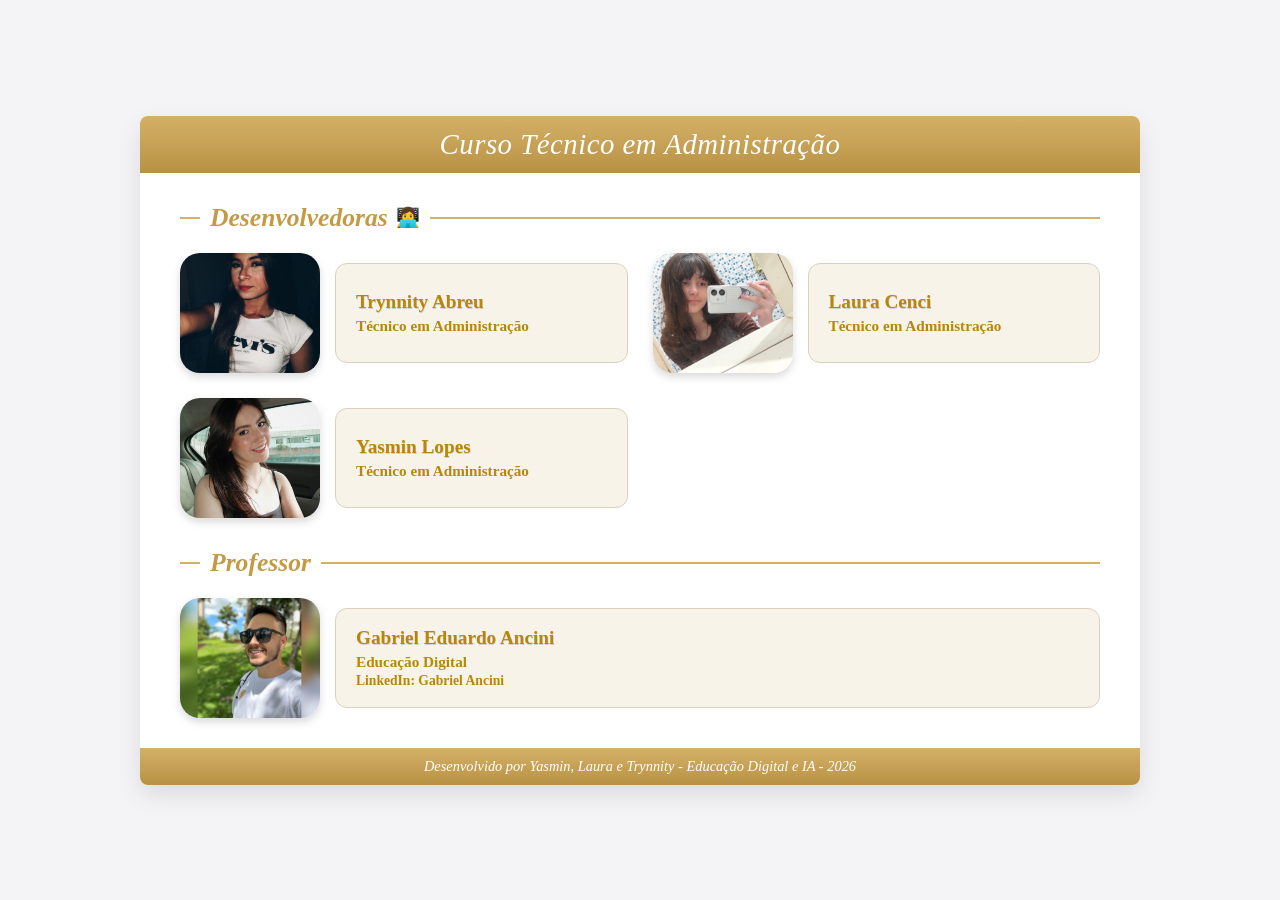
<file: desenvolvedores.html>
<!DOCTYPE html>
<html lang="pt-BR">
<head>
  <meta charset="UTF-8">
  <meta name="viewport" content="width=device-width, initial-scale=1.0">
  <title>Desenvolvedoras e Equipe - Curso Técnico em Administração</title>
  <link rel="stylesheet" href="css/estilodesenvolvedores.css">
  <link rel="preconnect" href="https://fonts.googleapis.com">
  <link rel="preconnect" href="https://fonts.gstatic.com" crossorigin>
  <link href="https://fonts.googleapis.com/css2?family=Poppins:wght@300;400;600;700&display=swap" rel="stylesheet">
</head>
<body>

  <div class="slide-container">
    
    <header class="header">
      <h1 class="header-title">Curso Técnico em Administração</h1>
    </header>

    <main class="content">
      
      <section class="team-section">
        <h2 class="section-title-with-line">
          Desenvolvedoras <span class="icon">👩‍💻</span>
        </h2>

        <div class="cards-grid">
          
          <div class="profile-card">
            <div class="avatar-box">
              <img src="css/IMG/1000065021.jpg" alt="Trynnity Abreu">
            </div>
            <div class="info-box">
              <h3>Trynnity Abreu</h3>
              <p>Técnico em Administração</p>
            </div>
          </div>

          <div class="profile-card">
            <div class="avatar-box">
              <img src="css/IMG/1000002949.jpg" alt="Laura Cenci">
            </div>
            <div class="info-box">
              <h3>Laura Cenci</h3>
              <p>Técnico em Administração</p>
            </div>
          </div>

          <div class="profile-card">
            <div class="avatar-box">
              <img src="css/IMG/IMG-20251216-WA0223.jpg" alt="Yasmin Lopes">
            </div>
            <div class="info-box">
              <h3>Yasmin Lopes</h3>
              <p>Técnico em Administração</p>
            </div>
          </div>

        </div>
      </section>

      <section class="team-section">
        <h2 class="section-title-with-line">
          Professor
        </h2>

        <div class="cards-grid">
          
          <div class="profile-card">
            <div class="avatar-box">
              <img src="css/IMG/gabriel.jpeg" alt="Gabriel Eduardo Ancini">
            </div>
            <div class="info-box">
              <h3>Gabriel Eduardo Ancini</h3>
              <p>Educação Digital</p>
              <p class="sub-info"><strong>LinkedIn:</strong> Gabriel Ancini</p>
            </div>
          </div>

        </div>
      </section>

    </main>

    <footer class="footer">
      <p>Desenvolvido por Yasmin, Laura e Trynnity - Educação Digital e IA - 2026</p>
    </footer>

  </div>

</body>
</html>
</file>
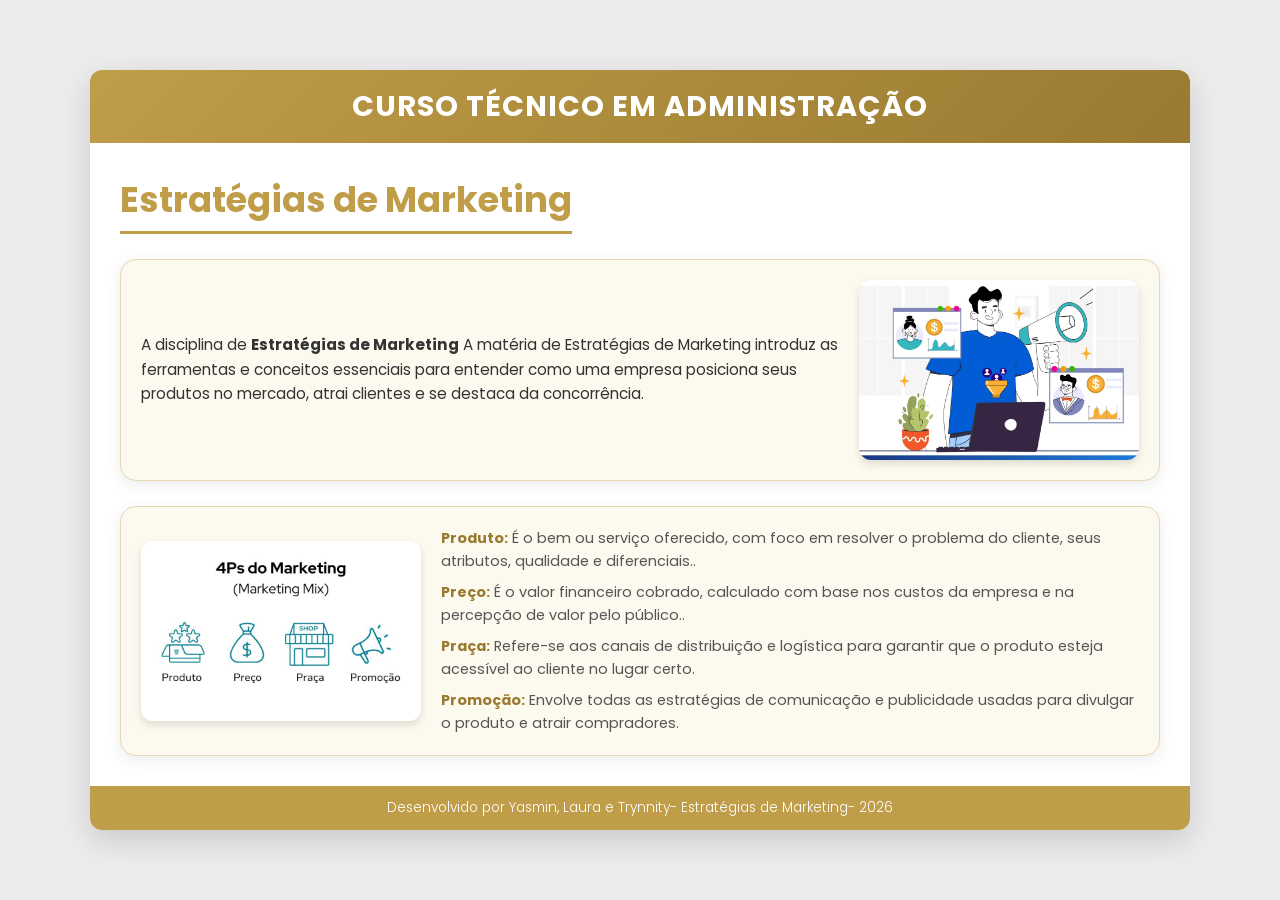
<file: estrategiasdemarketing.html>
<!DOCTYPE html>
<html lang="pt-BR">
<head>
  <meta charset="UTF-8">
  <meta name="viewport" content="width=device-width, initial-scale=1.0">
  <title>Estratégias de Marketing- Curso Técnico em Administração</title>
  <link rel="stylesheet" href="css/style_disciplinas.css">
  <link rel="preconnect" href="https://fonts.googleapis.com">
  <link rel="preconnect" href="https://fonts.gstatic.com" crossorigin>
  <link href="https://fonts.googleapis.com/css2?family=Poppins:wght@300;400;600;700&display=swap" rel="stylesheet">
</head>
<body>

  <div class="slide-container">
    
    <header class="header">
      <h1 class="header-title">Curso Técnico em Administração</h1>
    </header>

    <main class="content">
      
      <h2 class="section-title">Estratégias de Marketing</h2>

      <section class="card intro-card">
        <div class="card-text">
          <p>
            A disciplina de <strong>Estratégias de Marketing</strong> A matéria de Estratégias de Marketing introduz as ferramentas e conceitos essenciais para entender como uma empresa posiciona seus produtos no mercado, atrai clientes e se destaca da concorrência.
        </div>
        <div class="card-image">
          <img src="css/IMG/Mix-de-marketing.jpg">
        </div>
      </section>

      <section class="card glossary-card">
        <div class="card-image">
          <img src="css/IMG/AD_4nXfOeYk6Nd50JgEVBYfRkFw36EqLz9AZDC4J53wd6JB-d1dfT6AGnEX5x0Uh5svqt5SmjCKzzNpWYoE5QW2hXyGmYKNdHDsPIzhUN_FOohWfhHqZCPnIydlyFFKrG32H1gAlWBTwkeySn2Ay72NcP7DfQXGZ5q5CkM5.jpg" alt="Gestão e Tecnologia">
        </div>
        <div class="card-text">
          <ul class="glossary-list">
            <li><strong>Produto:</strong> É o bem ou serviço oferecido, com foco em resolver o problema do cliente, seus atributos, qualidade e diferenciais..</li>
            <li><strong>Preço:</strong> É o valor financeiro cobrado, calculado com base nos custos da empresa e na percepção de valor pelo público..</li>
            <li><strong>Praça:</strong> Refere-se aos canais de distribuição e logística para garantir que o produto esteja acessível ao cliente no lugar certo.</li>
            <li><strong>Promoção:</strong> Envolve todas as estratégias de comunicação e publicidade usadas para divulgar o produto e atrair compradores.</li>
        
          </ul>
        </div>
      </section>

    </main>

    <footer class="footer">
      <p>Desenvolvido por Yasmin, Laura e Trynnity- Estratégias de Marketing- 2026</p>
    </footer>

  </div>

</body>
</html>
</file>
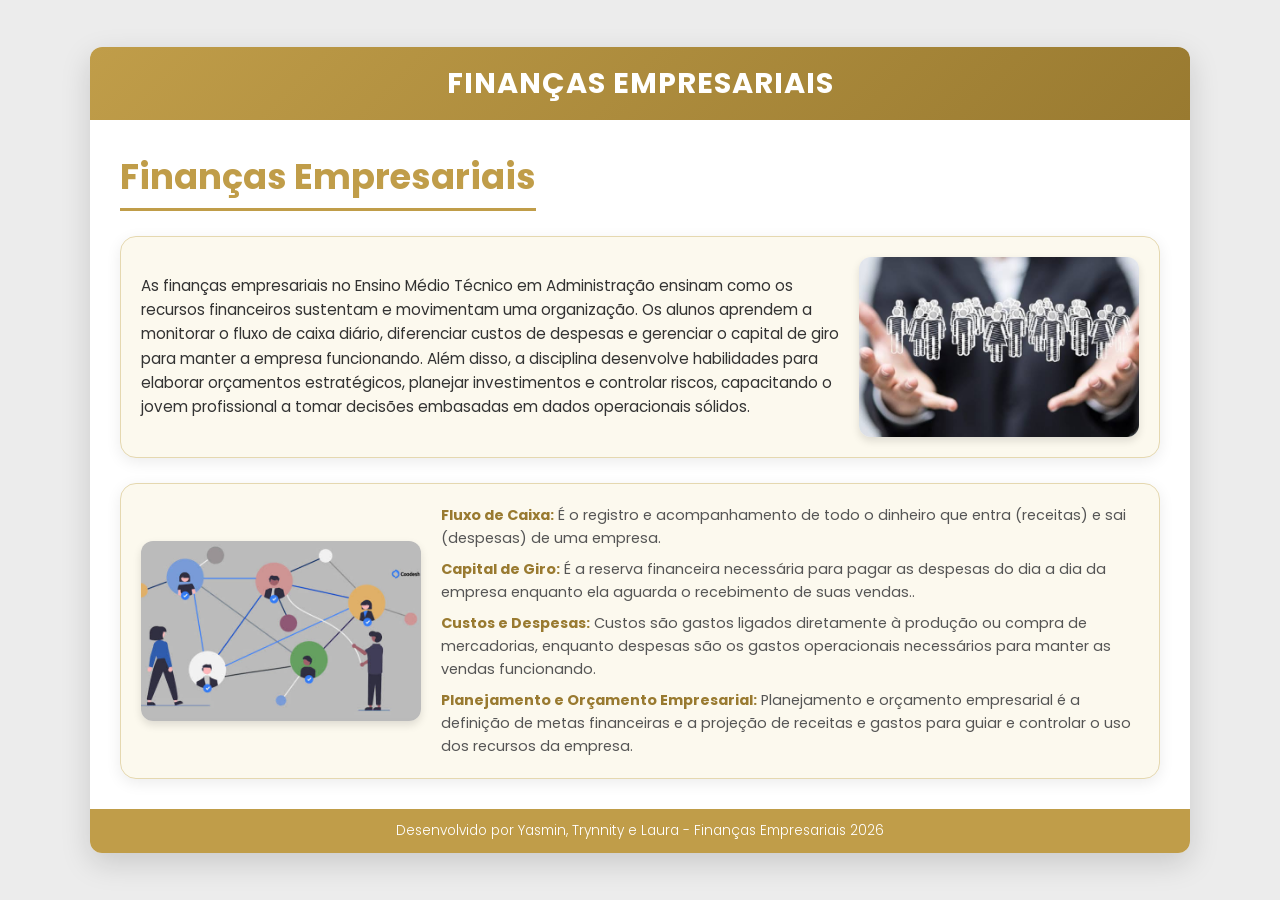
<file: finançasempresariais.html>
<!DOCTYPE html>
<html lang="pt-BR">
<head>
  <meta charset="UTF-8">
  <meta name="viewport" content="width=device-width, initial-scale=1.0">
  <title>Finanças Empresariais - Curso Técnico em Administração</title>
  <link rel="stylesheet" href="css/style_disciplinas.css">
  <link rel="preconnect" href="https://fonts.googleapis.com">
  <link rel="preconnect" href="https://fonts.gstatic.com" crossorigin>
  <link href="https://fonts.googleapis.com/css2?family=Poppins:wght@300;400;600;700&display=swap" rel="stylesheet">
</head>
<body>

  <div class="slide-container">
    
    <header class="header">
      <h1 class="header-title">Finanças Empresariais</h1>
    </header>

    <main class="content">
      
      <h2 class="section-title">Finanças Empresariais</h2>

      <section class="card intro-card">
        <div class="card-text">
          <p>
As finanças empresariais no Ensino Médio Técnico em Administração ensinam como os recursos financeiros sustentam e movimentam uma organização. Os alunos aprendem a monitorar o fluxo de caixa diário, diferenciar custos de despesas e gerenciar o capital de giro para manter a empresa funcionando. Além disso, a disciplina desenvolve habilidades para elaborar orçamentos estratégicos, planejar investimentos e controlar riscos, capacitando o jovem profissional a tomar decisões embasadas em dados operacionais sólidos.        </div>
        <div class="card-image">
          <img src="css/IMG/rh.jpeg" alt="Tecnologia Corporativa">
        </div>
      </section>

      <section class="card glossary-card">
        <div class="card-image">
          <img src="css/IMG/rh2.jpeg" alt="Gestão e Tecnologia">
        </div>
        <div class="card-text">
          <ul class="glossary-list">
            <li><strong>Fluxo de Caixa:</strong> É o registro e acompanhamento de todo o dinheiro que entra (receitas) e sai (despesas) de uma empresa.</li>
            <li><strong>Capital de Giro:</strong> É a reserva financeira necessária para pagar as despesas do dia a dia da empresa enquanto ela aguarda o recebimento de suas vendas..</li>
            <li><strong>Custos e Despesas:</strong>  Custos são gastos ligados diretamente à produção ou compra de mercadorias, enquanto despesas são os gastos operacionais necessários para manter as vendas funcionando.</li>
            <li><strong>Planejamento e Orçamento Empresarial:</strong> Planejamento e orçamento empresarial é a definição de metas financeiras e a projeção de receitas e gastos para guiar e controlar o uso dos recursos da empresa.</li>
          </ul>
        </div>
      </section>

    </main>

    <footer class="footer">
      <p>Desenvolvido por Yasmin, Trynnity e Laura - Finanças Empresariais 2026</p>
    </footer>

  </div>

</body>
</html>
</file>
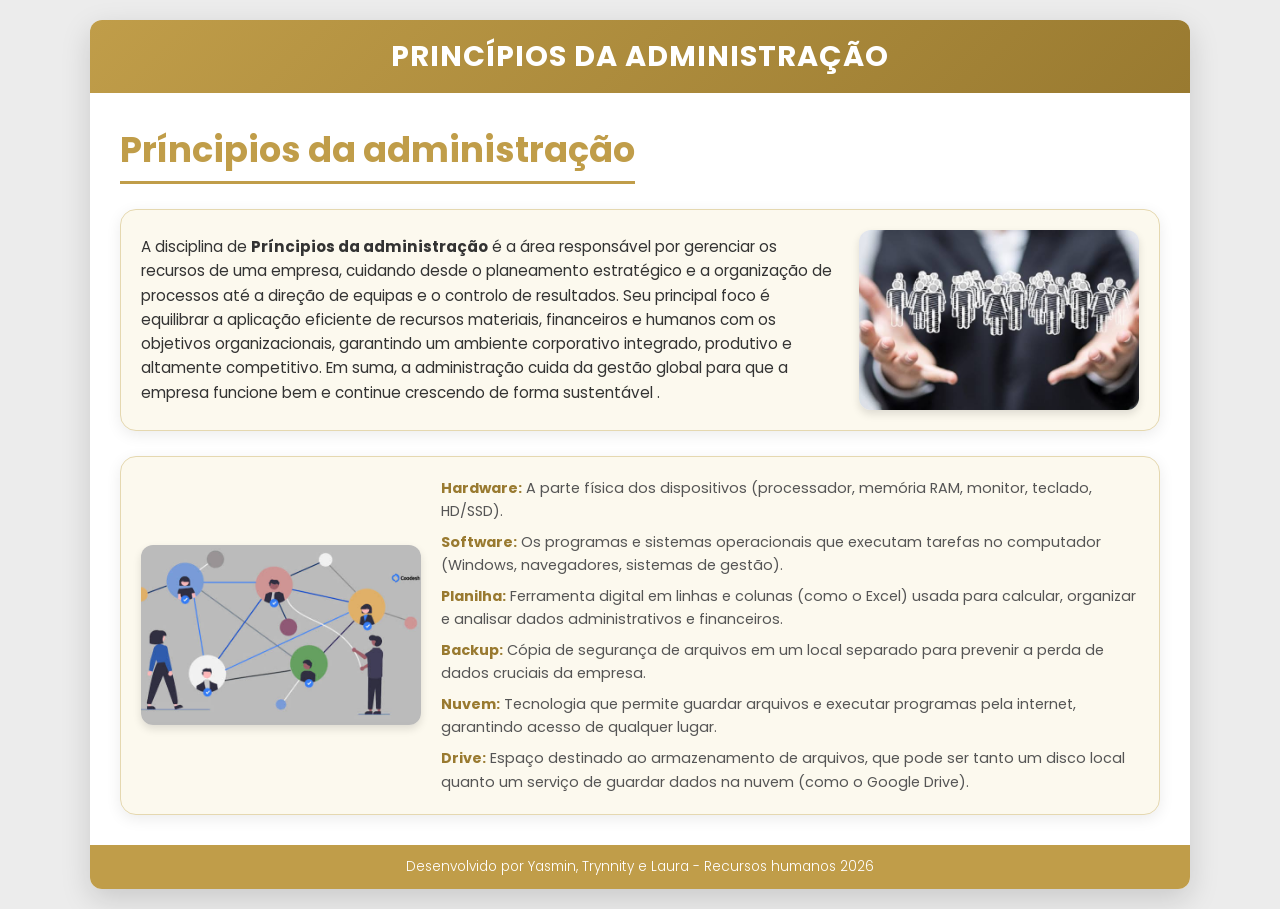
<file: principiosadm.html>
<!DOCTYPE html>
<html lang="pt-BR">
<head>
  <meta charset="UTF-8">
  <meta name="viewport" content="width=device-width, initial-scale=1.0">
  <title>Princípios da Adminsitração </title>
  <link rel="stylesheet" href="css/style_disciplinas.css">
  <link rel="preconnect" href="https://fonts.googleapis.com">
  <link rel="preconnect" href="https://fonts.gstatic.com" crossorigin>
  <link href="https://fonts.googleapis.com/css2?family=Poppins:wght@300;400;600;700&display=swap" rel="stylesheet">
</head>
<body>

  <div class="slide-container">
    
    <header class="header">
      <h1 class="header-title">Princípios da Administração</h1>
    </header>

    <main class="content">
      
      <h2 class="section-title">Príncipios da administração</h2>

      <section class="card intro-card">
        <div class="card-text">
          <p>
            A disciplina de <strong> Príncipios da administração</strong> é a área responsável por gerenciar os recursos de uma empresa, cuidando desde o planeamento estratégico e a organização de processos até a direção de equipas e o controlo de resultados. Seu principal foco é equilibrar a aplicação eficiente de recursos materiais, financeiros e humanos com os objetivos organizacionais, garantindo um ambiente corporativo integrado, produtivo e altamente competitivo. Em suma, a administração cuida da gestão global para que a empresa funcione bem e continue crescendo de forma sustentável .
        </div>
        <div class="card-image">
          <img src="css/IMG/rh.jpeg" alt="Tecnologia Corporativa">
        </div>
      </section>

      <section class="card glossary-card">
        <div class="card-image">
          <img src="css/IMG/rh2.jpeg" alt="Gestão e Tecnologia">
        </div>
        <div class="card-text">
          <ul class="glossary-list">
            <li><strong>Hardware:</strong> A parte física dos dispositivos (processador, memória RAM, monitor, teclado, HD/SSD).</li>
            <li><strong>Software:</strong> Os programas e sistemas operacionais que executam tarefas no computador (Windows, navegadores, sistemas de gestão).</li>
            <li><strong>Planilha:</strong> Ferramenta digital em linhas e colunas (como o Excel) usada para calcular, organizar e analisar dados administrativos e financeiros.</li>
            <li><strong>Backup:</strong> Cópia de segurança de arquivos em um local separado para prevenir a perda de dados cruciais da empresa.</li>
            <li><strong>Nuvem:</strong> Tecnologia que permite guardar arquivos e executar programas pela internet, garantindo acesso de qualquer lugar.</li>
            <li><strong>Drive:</strong> Espaço destinado ao armazenamento de arquivos, que pode ser tanto um disco local quanto um serviço de guardar dados na nuvem (como o Google Drive).</li>
          </ul>
        </div>
      </section>

    </main>

    <footer class="footer">
      <p>Desenvolvido por Yasmin, Trynnity e Laura - Recursos humanos 2026</p>
    </footer>

  </div>

</body>
</html>
</file>
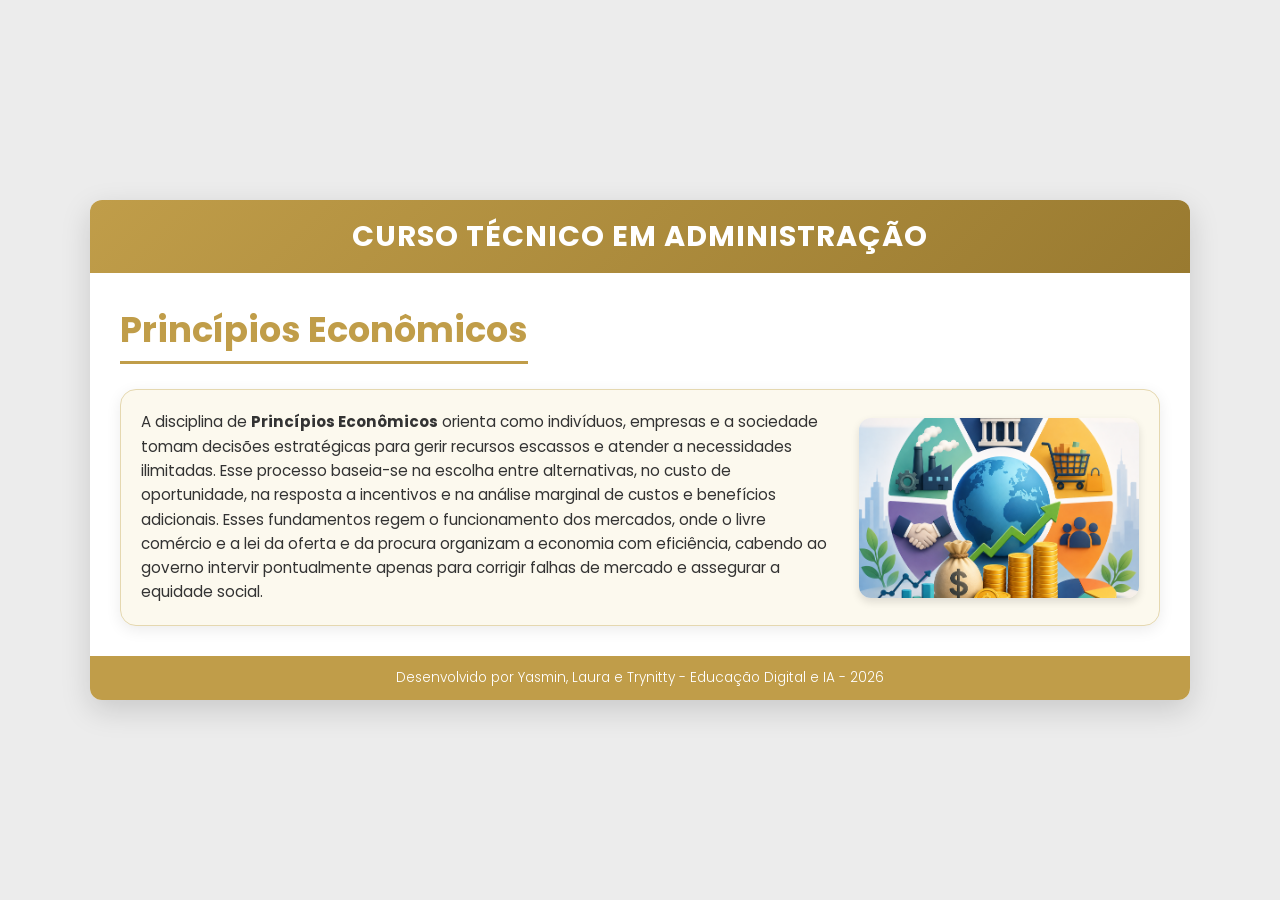
<file: principioseconomicos.html>
<!DOCTYPE html>
<html lang="pt-BR">
<head>
  <meta charset="UTF-8">
  <meta name="viewport" content="width=device-width, initial-scale=1.0">
  <title>Princípios Econômicos - Curso Técnico em Administração</title>
  <link rel="stylesheet" href="css/style_disciplinas.css">
  <link rel="preconnect" href="https://fonts.googleapis.com">
  <link rel="preconnect" href="https://fonts.gstatic.com" crossorigin>
  <link href="https://fonts.googleapis.com/css2?family=Poppins:wght@300;400;600;700&display=swap" rel="stylesheet">
</head>
<body>

  <div class="slide-container">
    
    <header class="header">
      <h1 class="header-title">Curso Técnico em Administração</h1>
    </header>

    <main class="content">
      
      <h2 class="section-title">Princípios Econômicos</h2>

      <section class="card intro-card">
        <div class="card-text">
          <p>
            A disciplina de <strong>Princípios Econômicos</strong> orienta como indivíduos, empresas e a sociedade tomam decisões estratégicas para gerir recursos escassos e atender a necessidades ilimitadas. Esse processo baseia-se na escolha entre alternativas, no custo de oportunidade, na resposta a incentivos e na análise marginal de custos e benefícios adicionais. Esses fundamentos regem o funcionamento dos mercados, onde o livre comércio e a lei da oferta e da procura organizam a economia com eficiência, cabendo ao governo intervir pontualmente apenas para corrigir falhas de mercado e assegurar a equidade social.

          </p>
        </div>
        <div class="card-image">
          <img src="css/IMG/aimagemla.png" alt="Tecnologia Corporativa">
        </div>
      </section>


    </main>

    <footer class="footer">
      <p>Desenvolvido por Yasmin, Laura e Trynitty - Educação Digital e IA - 2026</p>
    </footer>

  </div>

</body>
</html>
</file>
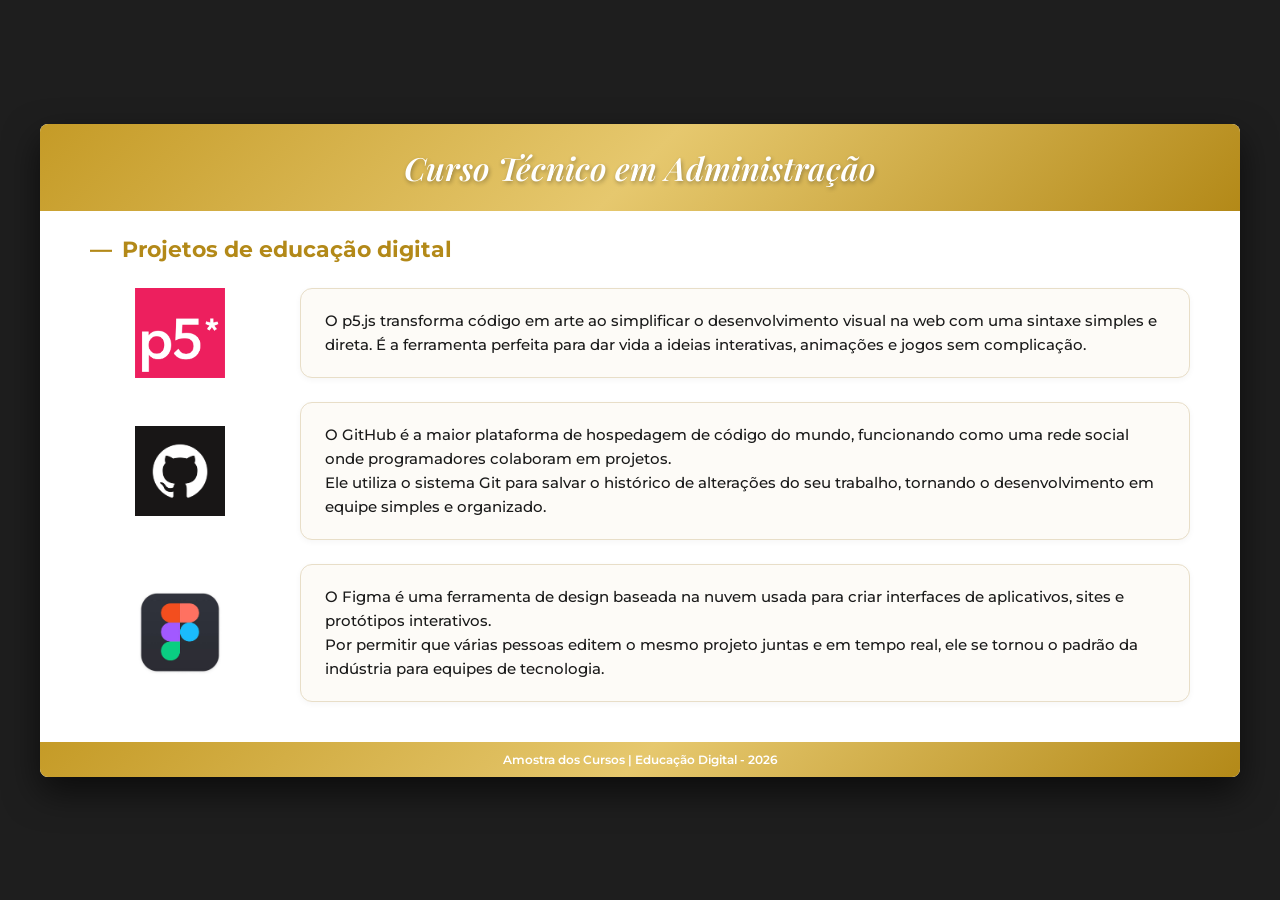
<file: projetos_de_ed_digital.html>
<!DOCTYPE html>
<html lang="pt-BR">
<head>
    <meta charset="UTF-8">
    <meta name="viewport" content="width=device-width, initial-scale=1.0">
    <title>Curso Técnico em Administração - Projetos de Educação Digital</title>
    
    <link rel="preconnect" href="https://fonts.googleapis.com">
    <link rel="preconnect" href="https://fonts.gstatic.com" crossorigin>
    <link href="https://fonts.googleapis.com/css2?family=Montserrat:wght@400;600;700&family=Playfair+Display:ital,wght@1,600&display=swap" rel="stylesheet">
    
    <link rel="stylesheet" href="css/estilo_ed_digital.css">
</head>
<body>

    <div class="slide-card">
        <header class="slide-header">
            <h1>Curso Técnico em Administração</h1>
        </header>

        <div class="section-title-wrapper">
            <h2 class="section-title">Projetos de educação digital</h2>
        </div>

        <main class="content-container">

            <div class="info-row">
                <a href="https://editor.p5js.org/yasmin.lopes12/sketches/XMwVarzws" target="_blank" class="logo-link" title="Clique para abrir o p5.js">
                    <img src="css/IMG/p5js.png" alt="p5.js" class="logo-img">
                </a>
                <div class="text-box">
                    <p>O p5.js transforma código em arte ao simplificar o desenvolvimento visual na web com uma sintaxe simples e direta. É a ferramenta perfeita para dar vida a ideias interativas, animações e jogos sem complicação.</p>
                </div>
            </div>

            <div class="info-row">
                <a href="https://github.com/Ancini/amostra_1_tecnico" target="_blank" class="logo-link" title="Clique para abrir o GitHub">
                    <img src="css/IMG/github.png" alt="GitHub" class="logo-img">
                </a>
                <div class="text-box">
                    <p>O GitHub é a maior plataforma de hospedagem de código do mundo, funcionando como uma rede social onde programadores colaboram em projetos.<br>
                    Ele utiliza o sistema Git para salvar o histórico de alterações do seu trabalho, tornando o desenvolvimento em equipe simples e organizado.</p>
                </div>
            </div>

            <div class="info-row">
                <a href="https://www.figma.com/design/7rg2XfxFj3CtZ3j5XL7Yab/Amostra-dos-cursos?node-id=0-1&p=f&t=gSFZLpBV8l3PxXIz-0" target="_blank" class="logo-link" title="Clique para abrir o Figma">
                    <img src="css/IMG/figma.jpeg" alt="Figma" class="logo-img">
                </a>
                <div class="text-box">
                    <p>O Figma é uma ferramenta de design baseada na nuvem usada para criar interfaces de aplicativos, sites e protótipos interativos.<br>
                    Por permitir que várias pessoas editem o mesmo projeto juntas e em tempo real, ele se tornou o padrão da indústria para equipes de tecnologia.</p>
                </div>
            </div>

        </main>

        <footer class="slide-footer">
            <p>Amostra dos Cursos | Educação Digital - 2026</p>
        </footer>
    </div>

</body>
</html>
</file>
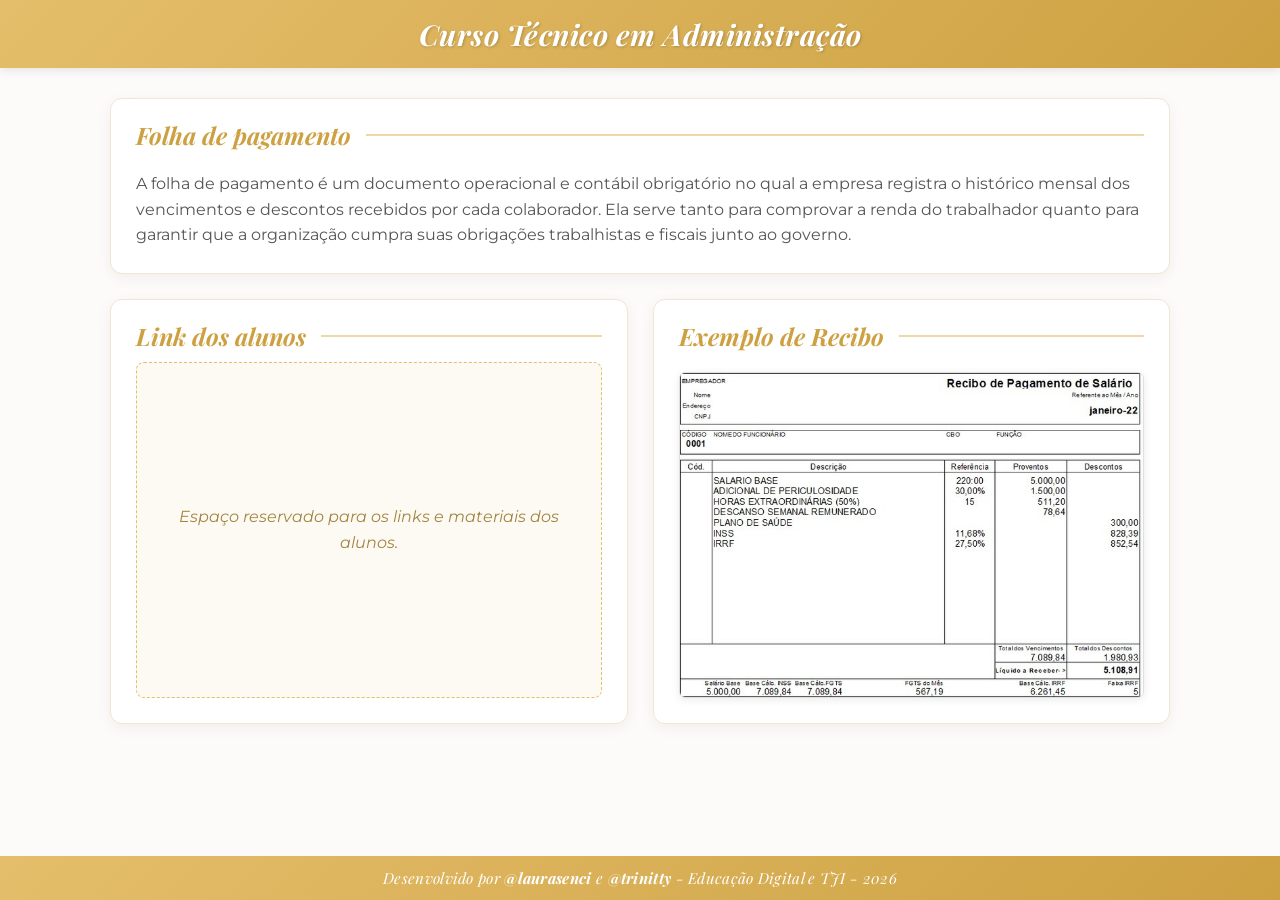
<file: projetos_informaticaempresarial.html>
<!DOCTYPE html>
<html lang="pt-BR">
<head>
  <meta charset="UTF-8">
  <meta name="viewport" content="width=device-width, initial-scale=1.0">
  <title>Curso Técnico em Administração - Folha de Pagamento</title>
  
  <link rel="preconnect" href="https://fonts.googleapis.com">
  <link rel="preconnect" href="https://fonts.gstatic.com" crossorigin>
  <link href="https://fonts.googleapis.com/css2?family=Montserrat:wght@400;600;700&family=Playfair+Display:ital,wght@1,600&display=swap" rel="stylesheet">
  
  <link rel="stylesheet" href="css/estilo_projeto_informaticaempresarial.css">
</head>
<body>

  <header class="main-header">
    <h1>Curso Técnico em Administração</h1>
  </header>

  <main class="container">

    <section class="card">
      <h2 class="section-title">Folha de pagamento</h2>
      <div class="card-content">
        <p>
          A folha de pagamento é um documento operacional e contábil obrigatório no qual a empresa registra o histórico mensal dos vencimentos e descontos recebidos por cada colaborador. Ela serve tanto para comprovar a renda do trabalhador quanto para garantir que a organização cumpra suas obrigações trabalhistas e fiscais junto ao governo.
        </p>
      </div>
    </section>

    <section class="grid-section">
      
      <article class="card">
        <h2 class="section-title">Link dos alunos</h2>
        <div class="card-content placeholder-box">
          <p class="placeholder-text">Espaço reservado para os links e materiais dos alunos.</p>
        </div>
      </article>

      <article class="card">
        <h2 class="section-title">Exemplo de Recibo</h2>
        <div class="card-content image-container">
          <img src="css/IMG/folha-de-pagamento-exemplo-0-cke.jpg" alt="Recibo de Pagamento de Salário" class="receipt-image">
        </div>
      </article>

    </section>

  </main>

  <footer class="main-footer">
    <p>Desenvolvido por <strong>@laurasenci</strong> e <strong>@trinitty</strong> - Educação Digital e TJI - 2026</p>
  </footer>

</body>
</html>
</file>
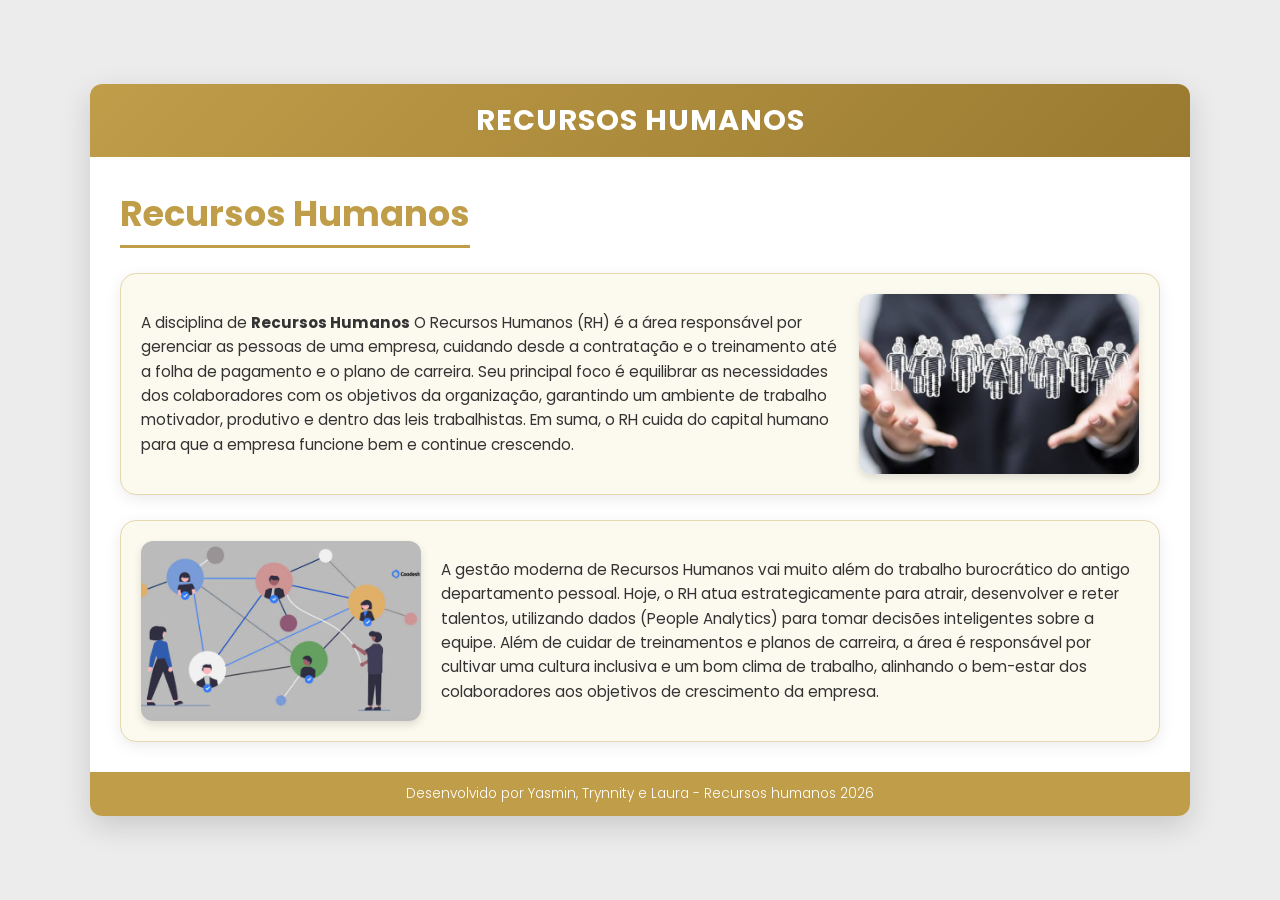
<file: recursos humanos.html>
<!DOCTYPE html>
<html lang="pt-BR">
<head>
  <meta charset="UTF-8">
  <meta name="viewport" content="width=device-width, initial-scale=1.0">
  <title>Recursos Humanos - Curso Técnico em Administração</title>
  <link rel="stylesheet" href="css/style_disciplinas.css">
  <link rel="preconnect" href="https://fonts.googleapis.com">
  <link rel="preconnect" href="https://fonts.gstatic.com" crossorigin>
  <link href="https://fonts.googleapis.com/css2?family=Poppins:wght@300;400;600;700&display=swap" rel="stylesheet">
</head>
<body>

  <div class="slide-container">
    
    <header class="header">
      <h1 class="header-title">Recursos Humanos</h1>
    </header>

    <main class="content">
      
      <h2 class="section-title">Recursos Humanos</h2>

      <section class="card intro-card">
        <div class="card-text">
          <p>
            A disciplina de <strong>Recursos Humanos</strong> O Recursos Humanos (RH) é a área responsável por gerenciar as pessoas de uma empresa, cuidando desde a contratação e o treinamento até a folha de pagamento e o plano de carreira. Seu principal foco é equilibrar as necessidades dos colaboradores com os objetivos da organização, garantindo um ambiente de trabalho motivador, produtivo e dentro das leis trabalhistas. Em suma, o RH cuida do capital humano para que a empresa funcione bem e continue crescendo.
        </div>
        <div class="card-image">
          <img src="css/IMG/rh.jpeg" alt="Tecnologia Corporativa">
        </div>
      </section>

      <section class="card glossary-card">
        <div class="card-image">
          <img src="css/IMG/rh2.jpeg" alt="Gestão e Tecnologia">
        </div>
        <div class="card-text">
         <p>A gestão moderna de Recursos Humanos vai muito além do trabalho burocrático do antigo departamento pessoal. Hoje, o RH atua estrategicamente para atrair, desenvolver e reter talentos, utilizando dados (People Analytics) para tomar decisões inteligentes sobre a equipe. Além de cuidar de treinamentos e planos de carreira, a área é responsável por cultivar uma cultura inclusiva e um bom clima de trabalho, alinhando o bem-estar dos colaboradores aos objetivos de crescimento da empresa.</p>
        </div>
      </section>

    </main>

    <footer class="footer">
      <p>Desenvolvido por Yasmin, Trynnity e Laura - Recursos humanos 2026</p>
    </footer>

  </div>

</body>
</html>
</file>
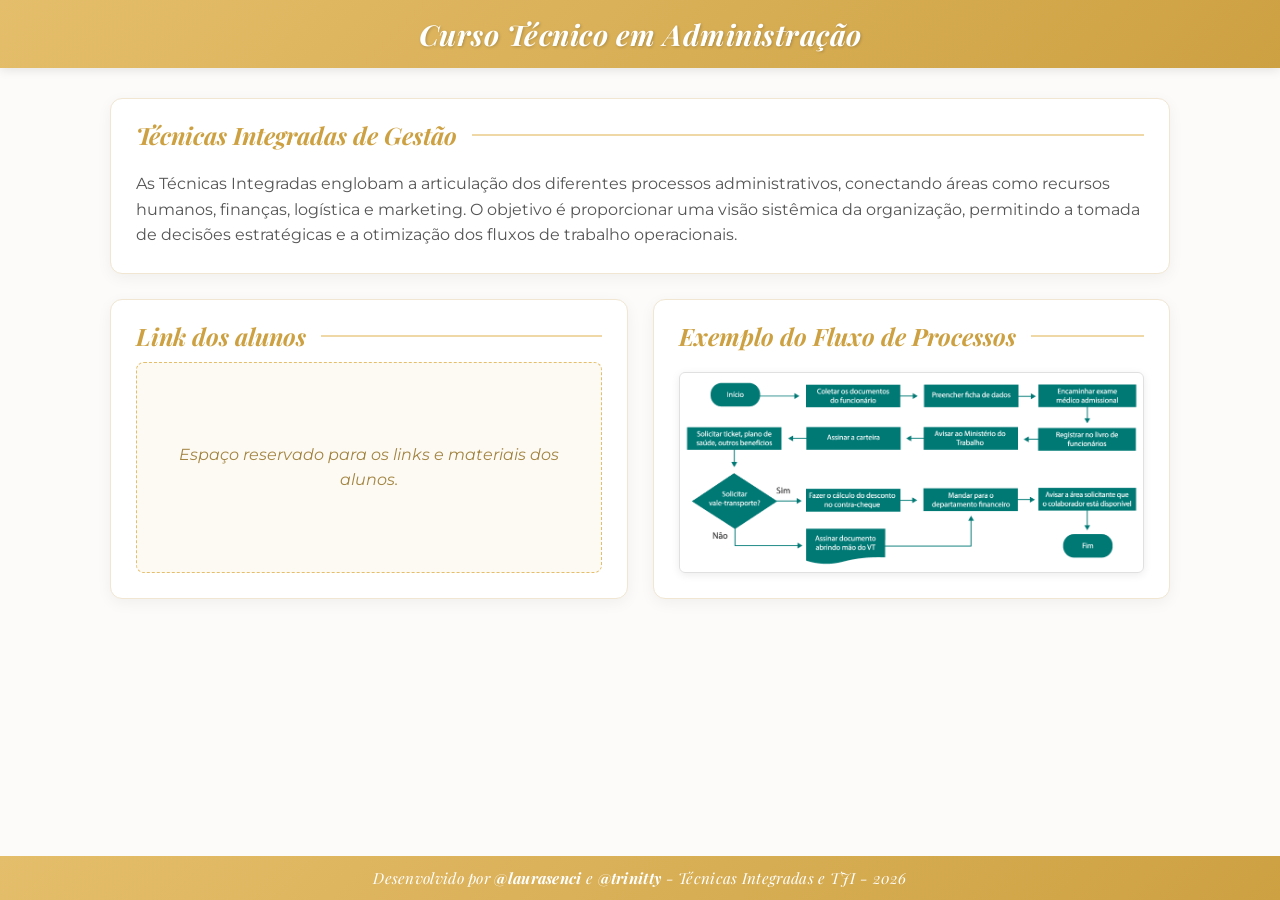
<file: tecnicasintegradas.html>
<!DOCTYPE html>
<html lang="pt-BR">
<head>
  <meta charset="UTF-8">
  <meta name="viewport" content="width=device-width, initial-scale=1.0">
  <title>Curso Técnico em Administração - Técnicas Integradas</title>
  
  <link rel="preconnect" href="https://fonts.googleapis.com">
  <link rel="preconnect" href="https://fonts.gstatic.com" crossorigin>
  <link href="https://fonts.googleapis.com/css2?family=Montserrat:wght@400;600;700&family=Playfair+Display:ital,wght@1,600&display=swap" rel="stylesheet">
  
  <link rel="stylesheet" href="css/estilo_projeto_informaticaempresarial.css">
</head>
<body>

  <header class="main-header">
    <h1>Curso Técnico em Administração</h1>
  </header>

  <main class="container">

    <section class="card">
      <h2 class="section-title">Técnicas Integradas de Gestão</h2>
      <div class="card-content">
        <p>
          As Técnicas Integradas englobam a articulação dos diferentes processos administrativos, conectando áreas como recursos humanos, finanças, logística e marketing. O objetivo é proporcionar uma visão sistêmica da organização, permitindo a tomada de decisões estratégicas e a otimização dos fluxos de trabalho operacionais.
        </p>
      </div>
    </section>

    <section class="grid-section">
      
      <article class="card">
        <h2 class="section-title">Link dos alunos</h2>
        <div class="card-content placeholder-box">
          <p class="placeholder-text">Espaço reservado para os links e materiais dos alunos.</p>
        </div>
      </article>

      <article class="card">
        <h2 class="section-title">Exemplo do Fluxo de Processos</h2>
        <div class="card-content image-container">
          <img src="css/IMG/fluxograma-processo-administrativo-horizontal.webp" alt="Exemplo de Mapeamento e Integração de Processos" class="receipt-image">
        </div>
      </article>

    </section>

  </main>

  <footer class="main-footer">
    <p>Desenvolvido por <strong>@laurasenci</strong> e <strong>@trinitty</strong> - Técnicas Integradas e TJI - 2026</p>
  </footer>

</body>
</html>
</file>
<file: css/estilodesenvolvedores.css>
/* ==========================================================================
   Configurações Gerais & Reset
   ========================================================================== */
* {
  margin: 0;
  padding: 0;
  box-sizing: border-box;
}

body {
  font-family: 'Poppins', sans-serif;
  background-color: #f4f4f6;
  display: flex;
  justify-content: center;
  align-items: center;
  min-height: 100vh;
  padding: 20px;
  color: #333333;
}

/* ==========================================================================
   Container Principal (Slide)
   ========================================================================== */
.slide-container {
  width: 100%;
  max-width: 1000px;
  background-color: #ffffff;
  border-radius: 8px;
  box-shadow: 0 10px 25px rgba(0, 0, 0, 0.1);
  overflow: hidden;
  display: flex;
  flex-direction: column;
}

/* ==========================================================================
   Cabeçalho (Header)
   ========================================================================== */
.header {
  background: linear-gradient(180deg, #d4b068 0%, #b89243 100%);
  padding: 12px 20px;
  text-align: center;
}

.header-title {
  color: #ffffff;
  font-family: 'Georgia', serif; /* Fonte fluida e elegante para o título */
  font-style: italic;
  font-size: 1.8rem;
  font-weight: 500;
  letter-spacing: 0.5px;
}

/* ==========================================================================
   Conteúdo Principal
   ========================================================================== */
.content {
  padding: 30px 40px;
  display: flex;
  flex-direction: column;
  gap: 30px;
}

/* Títulos das Seções com Linha Dourada */
.section-title-with-line {
  display: flex;
  align-items: center;
  font-family: 'Georgia', serif;
  font-style: italic;
  color: #c49a45;
  font-size: 1.6rem;
  font-weight: bold;
  margin-bottom: 20px;
}

.section-title-with-line::before,
.section-title-with-line::after {
  content: "";
  height: 2px;
  background-color: #d4b068;
}

.section-title-with-line::before {
  width: 20px;
  margin-right: 10px;
}

.section-title-with-line::after {
  flex: 1;
  margin-left: 10px;
}

.section-title-with-line .icon {
  font-style: normal;
  margin-left: 8px;
  font-size: 1.2rem;
}

/* Grid para os Cards de Perfil */
.cards-grid {
  display: grid;
  grid-template-columns: repeat(auto-fit, minmax(400px, 1fr));
  gap: 25px;
}

/* Card Individual */
.profile-card {
  display: flex;
  align-items: center;
  gap: 15px;
}

/* Imagem de Perfil */
.avatar-box {
  width: 140px;
  height: 120px;
  flex-shrink: 0;
  border-radius: 20px;
  overflow: hidden;
  box-shadow: 0 4px 8px rgba(0, 0, 0, 0.15);
}

.avatar-box img {
  width: 100%;
  height: 100%;
  object-fit: cover;
}

/* Caixas de Texto (Perfil) */
.info-box {
  flex: 1;
  background-color: #f7f3e8; /* Bege suave do design */
  border: 1px solid #dcd1be;
  border-radius: 12px;
  padding: 15px 20px;
  height: 100px;
  display: flex;
  flex-direction: column;
  justify-content: center;
}

.info-box h3 {
  font-family: 'Georgia', serif;
  color: #b8860b; /* Dourado escuro / Texto em destaque */
  font-size: 1.2rem;
  font-weight: bold;
  margin-bottom: 4px;
  text-shadow: 0.5px 0.5px 0px rgba(0,0,0,0.15);
}

.info-box p {
  font-family: 'Georgia', serif;
  color: #b8860b;
  font-size: 0.95rem;
  font-weight: bold;
}

.info-box .sub-info {
  font-size: 0.85rem;
  margin-top: 2px;
}

/* ==========================================================================
   Rodapé (Footer)
   ========================================================================== */
.footer {
  background: linear-gradient(180deg, #d4b068 0%, #b89243 100%);
  padding: 10px 20px;
  text-align: center;
}

.footer p {
  color: #ffffff;
  font-family: 'Georgia', serif;
  font-style: italic;
  font-size: 0.9rem;
}

/* ==========================================================================
   Responsividade (Telas menores)
   ========================================================================== */
@media (max-width: 768px) {
  .content {
    padding: 20px;
  }

  .cards-grid {
    grid-template-columns: 1fr;
  }

  .profile-card {
    flex-direction: column;
    align-items: stretch;
  }

  .avatar-box {
    width: 100%;
    height: 180px;
  }

  .info-box {
    height: auto;
  }
}
</file>
<file: css/style_disciplinas.css>
/* --- RESETS E VARIÁVEIS --- */
:root {
  --primary-color: #c09d49;
  --primary-dark: #997a30;
  --bg-card: #fcf9ee;
  --border-card: #e5d8b0;
  --text-color: #333333;
  --text-muted: #555555;
  --shadow: 0 4px 15px rgba(0, 0, 0, 0.08);
}

* {
  margin: 0;
  padding: 0;
  box-sizing: border-box;
}

body {
  font-family: 'Poppins', sans-serif;
  background-color: #ececec;
  display: flex;
  justify-content: center;
  align-items: center;
  min-height: 100vh;
  padding: 20px;
}

/* --- ESTRUTURA DO SLIDE (Aproximado para proporção 16:9) --- */
.slide-container {
  width: 100%;
  max-width: 1100px;
  background-color: #ffffff;
  border-radius: 12px;
  box-shadow: 0 10px 30px rgba(0, 0, 0, 0.15);
  overflow: hidden;
  display: flex;
  flex-direction: column;
}

/* --- CABEÇALHO --- */
.header {
  background: linear-gradient(135deg, var(--primary-color), var(--primary-dark));
  padding: 15px;
  text-align: center;
}

.header-title {
  color: #ffffff;
  font-size: 1.8rem;
  font-weight: 700;
  letter-spacing: 1px;
  text-transform: uppercase;
}

/* --- CONTEÚDO PRINCIPAL --- */
.content {
  padding: 30px;
  display: flex;
  flex-direction: column;
  gap: 25px;
}

.section-title {
  color: var(--primary-color);
  font-size: 2.2rem;
  font-weight: 700;
  border-bottom: 3px solid var(--primary-color);
  display: inline-block;
  padding-bottom: 5px;
  width: fit-content;
}

/* --- CARDS (SEÇÕES) --- */
.card {
  background-color: var(--bg-card);
  border: 1px solid var(--border-card);
  border-radius: 16px;
  padding: 20px;
  display: flex;
  align-items: center;
  gap: 20px;
  box-shadow: var(--shadow);
  transition: transform 0.2s ease;
}

.card:hover {
  transform: translateY(-2px);
}

.card-text {
  flex: 1;
  color: var(--text-color);
  font-size: 0.95rem;
  line-height: 1.6;
}

.card-image {
  flex: 0 0 280px;
  height: 180px;
  border-radius: 12px;
  overflow: hidden;
  box-shadow: 0 4px 8px rgba(0, 0, 0, 0.12);
}

.card-image img {
  width: 100%;
  height: 100%;
  object-fit: cover;
}

/* --- LISTA DE GLOSSÁRIO --- */
.glossary-list {
  list-style: none;
  display: flex;
  flex-direction: column;
  gap: 8px;
}

.glossary-list li {
  font-size: 0.9rem;
  color: var(--text-muted);
}

.glossary-list strong {
  color: var(--primary-dark);
}

/* --- RODAPÉ --- */
.footer {
  background-color: var(--primary-color);
  color: #ffffff;
  text-align: center;
  padding: 12px;
  font-size: 0.85rem;
  font-weight: 300;
  margin-top: auto;
}

/* --- RESPONSIVIDADE (Para telas menores) --- */
@media (max-width: 768px) {
  .card {
    flex-direction: column;
  }

  .intro-card {
    flex-direction: column-reverse;
  }

  .card-image {
    width: 100%;
    flex: none;
    height: 200px;
  }

  .section-title {
    font-size: 1.8rem;
  }
}
</file>
<file: css/estilo_ed_digital.css>
* {
    box-sizing: border-box;
    margin: 0;
    padding: 0;
}

body {
    background-color: #1e1e1e;
    font-family: 'Montserrat', sans-serif;
    display: flex;
    justify-content: center;
    align-items: center;
    min-height: 100vh;
    padding: 20px;
}

/* Container principal ajustado para se expandir na tela */
.slide-card {
    width: 100%;
    max-width: 1200px;
    background-color: #ffffff;
    border-radius: 8px;
    overflow: hidden;
    box-shadow: 0 15px 35px rgba(0, 0, 0, 0.6);
    display: flex;
    flex-direction: column;
}

/* Header Dourado com alto contraste */
.slide-header {
    background: linear-gradient(135deg, #c59b27 0%, #e6c86e 50%, #b38918 100%);
    padding: 22px;
    text-align: center;
}

.slide-header h1 {
    color: #ffffff;
    font-family: 'Playfair Display', serif;
    font-style: italic;
    font-size: 32px;
    font-weight: 600;
    text-shadow: 1px 2px 4px rgba(0, 0, 0, 0.3);
}

/* Título da Seção */
.section-title-wrapper {
    padding: 25px 50px 15px 50px;
}

.section-title {
    color: #b38918;
    font-size: 22px;
    font-weight: 700;
    display: flex;
    align-items: center;
    gap: 10px;
}

.section-title::before {
    content: "—";
    font-weight: bold;
}

/* Container do Conteúdo */
.content-container {
    padding: 10px 50px 40px 50px;
    display: flex;
    flex-direction: column;
    gap: 24px;
}

/* Linhas com Logos e Textos */
.info-row {
    display: flex;
    align-items: center;
    gap: 30px;
}

/* Container do Link/Imagem */
.logo-link {
    width: 180px;
    height: 90px;
    display: flex;
    justify-content: center;
    align-items: center;
    text-decoration: none;
    transition: transform 0.2s ease;
    flex-shrink: 0;
}

.logo-link:hover {
    transform: scale(1.05);
}

.logo-img {
    max-width: 100%;
    max-height: 100%;
    object-fit: contain;
}

/* Caixas de Texto Legíveis */
.text-box {
    flex-grow: 1;
    background-color: #fdfbf7;
    border: 1px solid #e8dec8;
    border-radius: 12px;
    padding: 20px 24px;
    box-shadow: 0 2px 6px rgba(0, 0, 0, 0.04);
}

.text-box p {
    color: #1a1a1a;
    font-size: 15px;
    line-height: 1.6;
    font-weight: 500;
}

/* Rodapé */
.slide-footer {
    background: linear-gradient(135deg, #c59b27 0%, #e6c86e 50%, #b38918 100%);
    padding: 10px;
    text-align: center;
}

.slide-footer p {
    color: #ffffff;
    font-size: 12px;
    font-weight: 600;
}
</file>
<file: css/estilo_projeto_informaticaempresarial.css>
/* ==========================================================================
   RESET E CONFIGURAÇÕES GERAIS
   ========================================================================== */
* {
  margin: 0;
  padding: 0;
  box-sizing: border-box;
}

body {
  font-family: 'Montserrat', sans-serif;
  background-color: #fcfbfa;
  color: #333333;
  display: flex;
  flex-direction: column;
  min-height: 100vh;
}

/* ==========================================================================
   CABEÇALHO E RODAPÉ (BANNERS DOURADOS)
   ========================================================================== */
.main-header {
  background: linear-gradient(135deg, #e5be6b 0%, #cda142 100%);
  padding: 15px 20px;
  text-align: center;
  box-shadow: 0 2px 10px rgba(0, 0, 0, 0.1);
}

.main-header h1 {
  font-family: 'Playfair Display', serif;
  font-style: italic;
  font-size: 1.8rem;
  color: #ffffff;
  text-shadow: 1px 1px 3px rgba(0, 0, 0, 0.2);
  letter-spacing: 0.5px;
}

.main-footer {
  background: linear-gradient(135deg, #e5be6b 0%, #cda142 100%);
  padding: 12px 20px;
  text-align: center;
  margin-top: auto;
}

.main-footer p {
  font-family: 'Playfair Display', serif;
  font-style: italic;
  font-size: 0.95rem;
  color: #ffffff;
  letter-spacing: 0.3px;
}

/* ==========================================================================
   LAYOUT E ESTRUTURA
   ========================================================================== */
.container {
  max-width: 1100px;
  margin: 30px auto;
  padding: 0 20px;
  width: 100%;
}

.grid-section {
  display: grid;
  grid-template-columns: 1fr 1fr;
  gap: 25px;
  margin-top: 25px;
}

/* ==========================================================================
   COMPONENTES (CARDS E TÍTULOS)
   ========================================================================== */
.card {
  background-color: #ffffff;
  border-radius: 12px;
  box-shadow: 0 4px 15px rgba(0, 0, 0, 0.05);
  border: 1px solid #f0e6d2;
  overflow: hidden;
  display: flex;
  flex-direction: column;
}

/* Títulos com a linha divisória elegante estilo a imagem */
.section-title {
  font-family: 'Playfair Display', serif;
  font-style: italic;
  font-size: 1.5rem;
  color: #cda142;
  padding: 20px 25px 10px 25px;
  position: relative;
  display: flex;
  align-items: center;
}

.section-title::after {
  content: '';
  flex-grow: 1;
  height: 2px;
  background: #e5be6b;
  margin-left: 15px;
  opacity: 0.6;
}

.card-content {
  padding: 10px 25px 25px 25px;
  font-size: 1rem;
  line-height: 1.6;
  color: #555555;
  flex-grow: 1;
}

/* Quadro em tom creme claro para os links */
.placeholder-box {
  background-color: #fdfaf3;
  border: 1px dashed #e5be6b;
  border-radius: 8px;
  margin: 0 25px 25px 25px;
  padding: 20px;
  display: flex;
  align-items: center;
  justify-content: center;
  min-height: 200px;
}

.placeholder-text {
  color: #a38543;
  font-style: italic;
  text-align: center;
}

/* Container e ajuste da Imagem do Recibo */
.image-container {
  display: flex;
  justify-content: center;
  align-items: center;
}

.receipt-image {
  max-width: 100%;
  height: auto;
  border-radius: 6px;
  border: 1px solid #e0e0e0;
  box-shadow: 0 2px 8px rgba(0, 0, 0, 0.08);
}

/* ==========================================================================
   RESPONSIVIDADE (PARA SMARTPHONES E TABLETS)
   ========================================================================== */
@media (max-width: 768px) {
  .grid-section {
    grid-template-columns: 1fr; /* Transforma as 2 colunas em 1 no celular */
  }

  .main-header h1 {
    font-size: 1.4rem;
  }

  .section-title {
    font-size: 1.3rem;
  }
}
</file>
